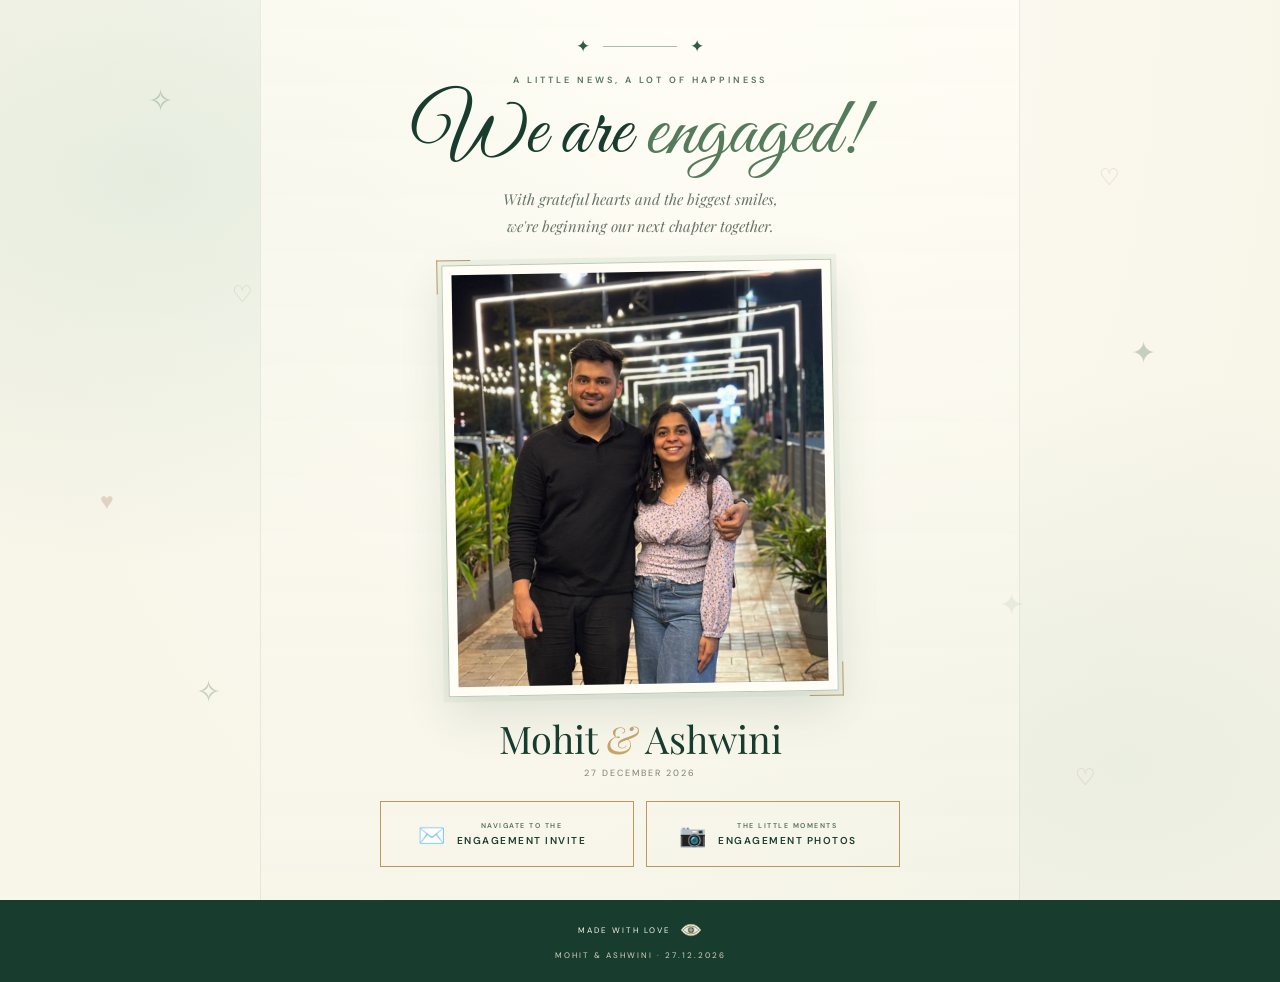
<file: Later/index.html>
<!doctype html>
<html lang="en">
<head>
  <meta charset="UTF-8" />
  <meta name="viewport" content="width=device-width, initial-scale=1.0" />
  <meta name="theme-color" content="#183d2e" />
  <title>We're Engaged | Mohit & Ashwini</title>
  <link rel="icon" href="photos/favicon.svg" type="image/svg+xml" />
  <link rel="preconnect" href="https://fonts.googleapis.com" />
  <link rel="preconnect" href="https://fonts.gstatic.com" crossorigin />
  <link href="https://fonts.googleapis.com/css2?family=DM+Sans:wght@400;500;600;700&family=Great+Vibes&family=Playfair+Display:ital,wght@0,400;0,500;0,600;1,400;1,500&display=swap" rel="stylesheet" />
  <link rel="stylesheet" href="landing.css" />
</head>
<body>
  <canvas id="fireworks" aria-hidden="true"></canvas>
  <div class="toast-intro" id="toast-intro" aria-hidden="true">
    <div class="toast-glasses">
      <svg class="toast-glass glass-left" viewBox="0 0 90 130" role="presentation">
        <path d="M20 8h50l-7 43c-2 13-8 21-18 25v34h19v8H26v-8h19V76C35 72 29 64 27 51L20 8Z" />
        <path d="M24 25h42" class="drink-line"/>
        <path d="M25 28c9 5 28 5 42 0" class="bubbles"/>
      </svg>
      <svg class="toast-glass glass-right" viewBox="0 0 90 130" role="presentation">
        <path d="M20 8h50l-7 43c-2 13-8 21-18 25v34h19v8H26v-8h19V76C35 72 29 64 27 51L20 8Z" />
        <path d="M24 25h42" class="drink-line"/>
        <path d="M25 28c9 5 28 5 42 0" class="bubbles"/>
      </svg>
      <span class="clink-spark">✦</span>
    </div>
  </div>
  <div class="landing-decor" aria-hidden="true">
    <span class="decor-star star-a">✧</span><span class="decor-heart heart-a">♡</span>
    <span class="decor-star star-b">✦</span><span class="decor-heart heart-b">♥</span>
    <span class="decor-star star-c">✧</span><span class="decor-heart heart-c">♡</span>
    <span class="decor-star star-d">✦</span><span class="decor-heart heart-d">♡</span>
  </div>
  <main class="landing-shell">
    <div class="top-ornament" aria-hidden="true"><span>✦</span><i></i><span>✦</span></div>
    <p class="kicker">A LITTLE NEWS, A LOT OF HAPPINESS</p>
    <h1>We are <em>engaged!</em></h1>
    <p class="intro">With grateful hearts and the biggest smiles,<br class="desktop-break" /> we're beginning our next chapter together.</p>

    <figure class="couple-portrait">
      <img src="photos/couple-03.jpg" alt="Mohit and Ashwini celebrating their engagement" />
      <span class="photo-corner corner-tl" aria-hidden="true"></span>
      <span class="photo-corner corner-br" aria-hidden="true"></span>
    </figure>

    <p class="couple-names">Mohit <span>&amp;</span> Ashwini</p>
    <p class="date-line">27 December 2026</p>

    <div class="landing-actions">
      <a class="action primary" href="invite.html"><span class="action-icon" aria-hidden="true">✉️</span><span><small>Navigate to the</small>Engagement Invite</span><b></b></a>
      <a class="action primary" href="gallery.html"><span class="action-icon" aria-hidden="true">📷</span><span><small>THE LITTLE MOMENTS</small>Engagement Photos</span><b></b></a>
    </div>
  </main>
  <footer class="landing-footer">
    <span class="made-with">MADE WITH LOVE
      <a href="easter-egg.html" class="evil-eye-link" aria-label="Discover a little surprise">
        <img src="photos/evil-eye.svg" alt="Evil eye" class="evil-eye" />
      </a>
    </span>
    <span>MOHIT &amp; ASHWINI · 27.12.2026</span>
  </footer>
  <script src="landing.js"></script>
</body>
</html>
</file>
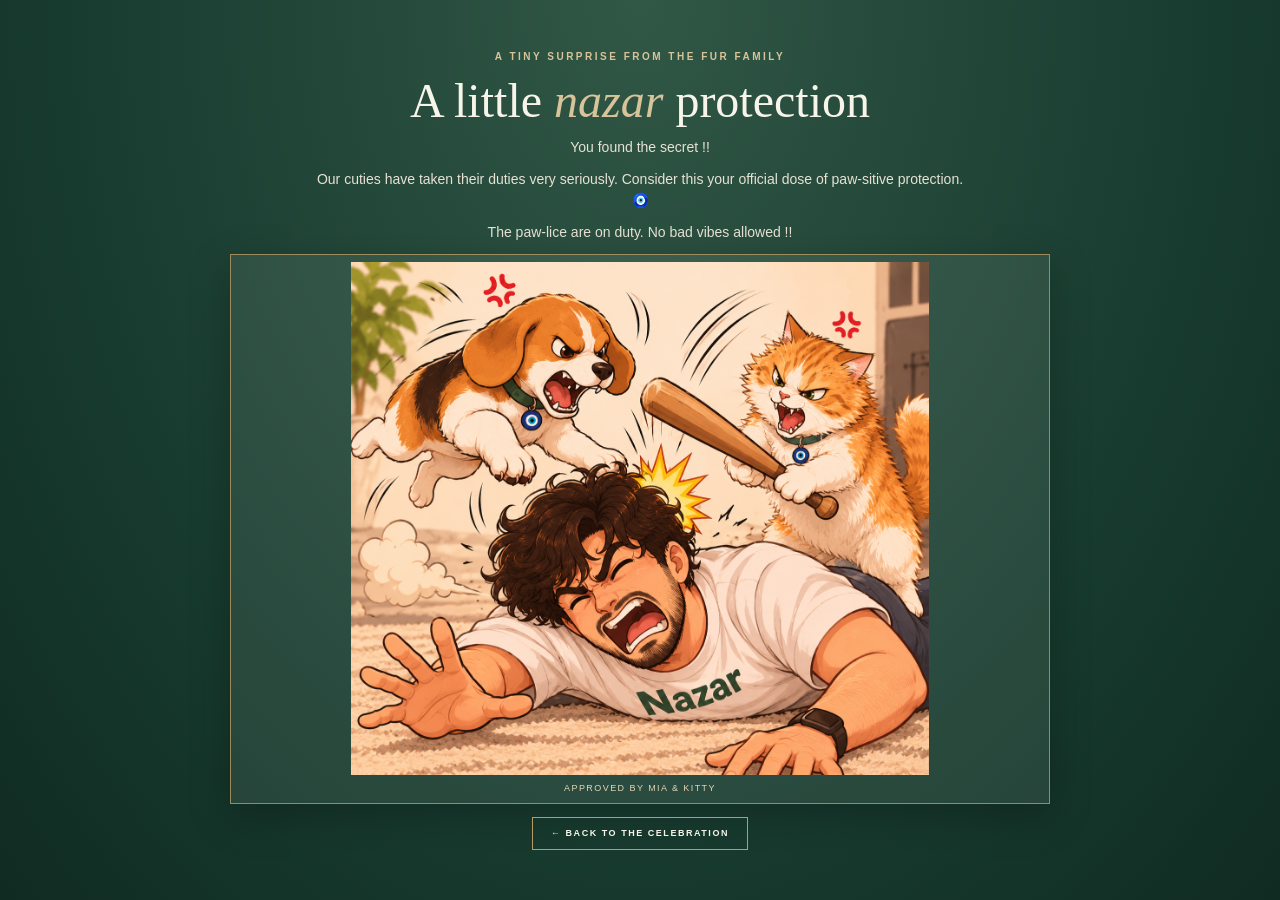
<file: easter-egg.html>
<!DOCTYPE html>
<html lang="en">
<head>
  <meta charset="UTF-8">
  <meta name="viewport" content="width=device-width, initial-scale=1.0">
  <meta name="theme-color" content="#183c30">
  <title>A Little Nazar Protection | Mohit &amp; Ashwini</title>
 <link rel="icon" type="image/svg.xml" href="photos/favicon.svg" />
 <link rel="icon" type="image/jpg" size="512*512" href="photos/favicon.jpg" />
 <link rel="shortcut icon" href="photos/favicon.ico" />
 <link rel="apple-touch-icon" href="photos/favicon.jpg" />
  <style>
    :root {
      --green: #183c30;
      --ivory: #f7f4e9;
      --gold: #b99a62;
      --soft-gold: #d8c49a;
    }

    * { box-sizing: border-box; }

    html, body { width: 100%; min-height: 100%; }

    body {
      margin: 0;
      min-height: 100svh;
      padding: clamp(12px, 2.5vh, 24px) 16px;
      display: grid;
      place-items: center;
      overflow-x: hidden;
      color: var(--ivory);
      text-align: center;
      font-family: Georgia, 'Times New Roman', serif;
      background: radial-gradient(ellipse at top, #315746 0%, var(--green) 62%, #102b22 100%);
    }

    .page {
      width: min(100%, 1000px);
      display: flex;
      flex-direction: column;
      align-items: center;
      justify-content: center;
      gap: clamp(7px, 1.2vh, 13px);
    }

    .eyebrow {
      margin: 0;
      color: var(--soft-gold);
      font: 600 10px/1.4 Arial, sans-serif;
      letter-spacing: .25em;
      text-transform: uppercase;
    }

    h1 {
      margin: 0;
      color: var(--ivory);
      font-size: clamp(29px, 5vw, 48px);
      font-weight: 400;
      line-height: 1.08;
    }

    h1 em { color: var(--soft-gold); font-weight: 400; }

    .intro {
      margin: 0;
      max-width: 650px;
      color: #e7e2d4;
      font: clamp(12px, 1.5vw, 14px)/1.5 Arial, sans-serif;
    }

    figure {
      width: min(100%, 820px);
      margin: 0;
      padding: 7px;
      border: 1px solid rgba(185,154,98,.8);
      background: rgba(247,244,233,.08);
      box-shadow: 0 12px 38px rgba(0,0,0,.25);
    }

    figure img {
      display: block;
      width: 100%;
      height: auto;
      max-height: 57svh;
      object-fit: contain;
      margin: 0 auto;
    }

    figcaption {
      padding: 7px 5px 2px;
      color: #e4d6b6;
      font: 9px/1.4 Arial, sans-serif;
      letter-spacing: .16em;
      text-transform: uppercase;
    }

    .back {
      display: inline-block;
      margin-top: 2px;
      padding: 10px 18px;
      border: 1px solid var(--gold);
      color: var(--ivory);
      text-decoration: none;
      font: 600 9px/1.2 Arial, sans-serif;
      letter-spacing: .17em;
      transition: background .2s ease, color .2s ease;
    }

    .back:hover, .back:focus-visible {
      background: var(--ivory);
      color: var(--green);
    }

    /* Short screens: keep the full surprise compact and visible. */
    @media (max-height: 760px) {
      body { padding-top: 8px; padding-bottom: 8px; }
      .page { gap: 6px; }
      figure img { max-height: 48svh; }
      .intro { line-height: 1.35; }
      .back { padding: 8px 15px; }
    }

    /* Narrow phones: let the image use the available width without cropping. */
    @media (max-width: 480px) {
      body { padding-left: 10px; padding-right: 10px; }
      .eyebrow { font-size: 9px; letter-spacing: .2em; }
      figure { padding: 5px; }
      figure img { max-height: 53svh; }
    }

    @media (prefers-reduced-motion: reduce) {
      .back { transition: none; }
    }
  </style>
</head>
<body>
  <main class="page">
    <p class="eyebrow">A tiny surprise from the fur family</p>
    <h1>A little <em>nazar</em> protection</h1>
    <p class="intro">You found the secret !!</p>
 <p class="intro">Our cuties have taken their duties very seriously. Consider this your official dose of paw-sitive protection. 🧿</p>
    <p class="intro">The paw-lice are on duty. No bad vibes allowed !!</p>

    <figure>
      <img src="photos/nazar-paw-attack.png" alt="A comic illustration of an angry beagle and an orange-and-white cat teaming up against a man wearing a Nazar T-shirt; the cat is swinging a baseball bat." fetchpriority="high">
      <figcaption>Approved by Mia &amp; Kitty </figcaption>
    </figure>

    <a class="back" href="index.html">← BACK TO THE CELEBRATION</a>
  </main>
</body>
</html>
</file>
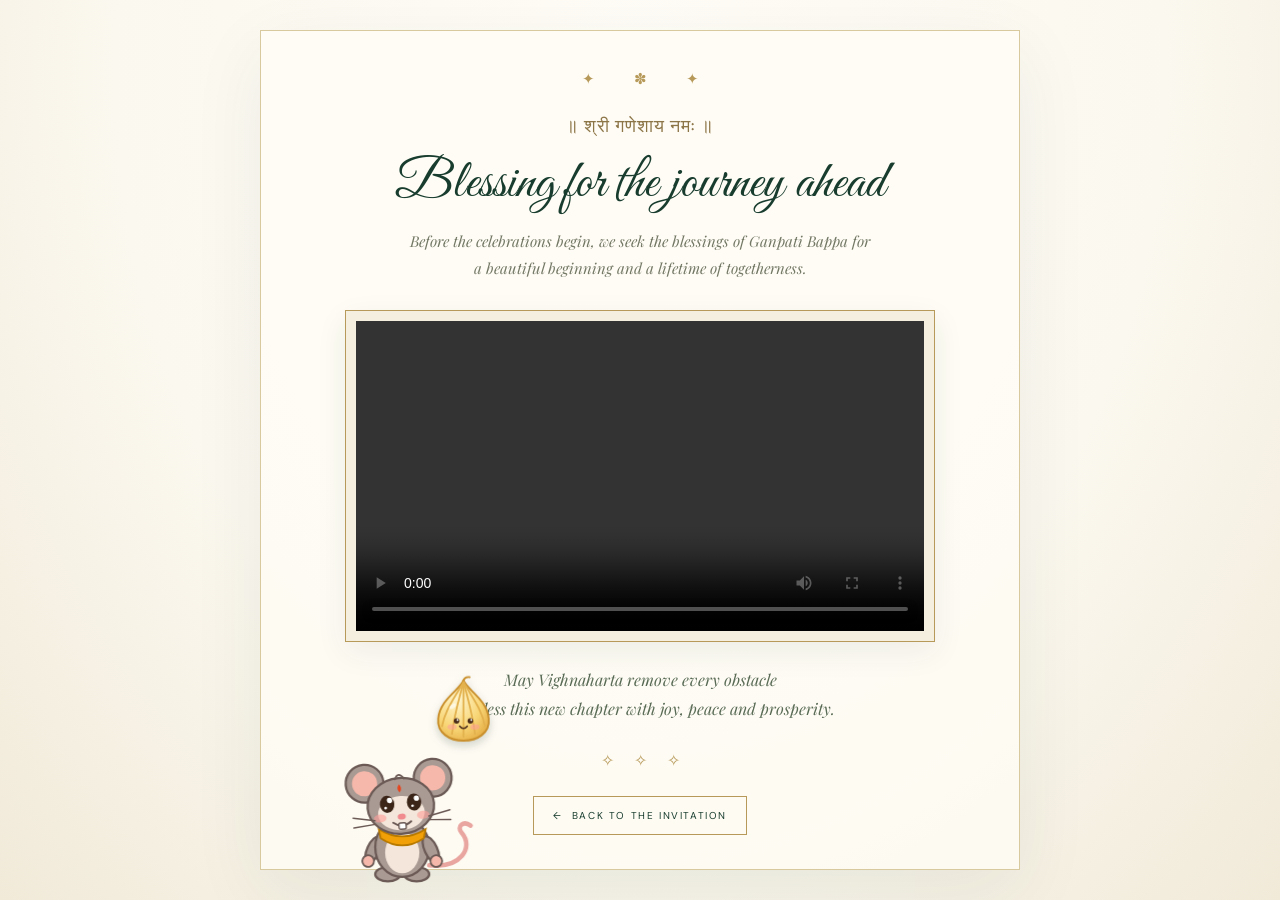
<file: ganpati-blessings.html>
<!doctype html>
<html lang="en">
    <head>
        <meta charset="UTF-8" />
        <meta name="viewport" content="width=device-width, initial-scale=1.0" />
        <meta name="theme-color" content="#183d2e" />
        <title>Ganpati Bappa's Blessings | Mohit & Ashwini</title>
        <link rel="icon" type="image/svg.xml" href="photos/favicon.svg" />
        <link rel="icon" type="image/jpg" size="512*512" href="photos/favicon.jpg" />
        <link rel="shortcut icon" href="photos/favicon.ico" />
        <link rel="apple-touch-icon" href="photos/favicon.jpg" />
        <link rel="preconnect" href="https://fonts.googleapis.com" />
        <link rel="preconnect" href="https://fonts.gstatic.com" crossorigin />
        <link
            href="https://fonts.googleapis.com/css2?family=DM+Sans:wght@400;500;600;700&family=Great+Vibes&family=Playfair+Display:wght@400;500;600;700&display=swap"
            rel="stylesheet"
        />
        <style>
            :root {
                --green: #183d2e;
                --deep: #102c21;
                --ivory: #fbf8ef;
                --gold: #b79a5a;
                --muted: #777b69;
            }
            * {
                box-sizing: border-box;
            }
            body {
                margin: 0;
                min-height: 100vh;
                background: radial-gradient(ellipse at 50% 8%, #fffdf7 0%, var(--ivory) 58%, #f1ead9 100%);
                color: var(--green);
                font-family: "DM Sans", sans-serif;
                display: flex;
                align-items: center;
                justify-content: center;
                padding: 28px 18px;
                overflow-x: hidden;
            }
            .page {
                width: min(100%, 760px);
                text-align: center;
                position: relative;
                padding: 38px 24px 34px;
                border: 1px solid #d9c99f;
                background: #fffdf6cc;
                box-shadow: 0 22px 70px #183d2e12;
            }
            .ornament {
                color: var(--gold);
                letter-spacing: 12px;
                font-size: 15px;
                margin: 0 0 24px 12px;
            }
            .sanskrit {
                font-family: "Playfair Display", serif;
                font-size: clamp(14px, 2.5vw, 18px);
                letter-spacing: 1px;
                color: #8c7547;
                margin: 0 0 13px;
            }
            h1 {
                font:
                    clamp(34px, 7vw, 54px) "Great Vibes",
                    cursive;
                font-weight: 400;
                margin: 0 0 10px;
                color: var(--green);
            }
            .intro {
                font:
                    italic 15px/1.8 "Playfair Display",
                    serif;
                color: #737865;
                margin: 0 auto 28px;
                max-width: 470px;
            }
            .video-frame {
                width: min(100%, 590px);
                aspect-ratio: 16/9;
                margin: 0 auto 24px;
                padding: 10px;
                border: 1px solid var(--gold);
                background: #f5efdf;
                box-shadow: 0 10px 30px #183d2e12;
                display: grid;
                place-items: center;
                position: relative;
            }
            .video-placeholder {
                width: 100%;
                height: 100%;
                display: flex;
                flex-direction: column;
                align-items: center;
                justify-content: center;
                gap: 10px;
                background: linear-gradient(145deg, #e9e1ce, #f8f4e9 52%, #e4dcc8);
                color: var(--green);
                border: 1px dashed #b79a5a;
            }
            .play-icon {
                width: 48px;
                height: 48px;
                border: 1px solid var(--gold);
                border-radius: 50%;
                display: grid;
                place-items: center;
                color: #987b43;
                font-size: 19px;
                padding-left: 3px;
            }
            .video-placeholder strong {
                font:
                    500 17px "Playfair Display",
                    serif;
            }
            .video-placeholder small {
                font-size: 9px;
                letter-spacing: 2px;
                text-transform: uppercase;
                color: #7f806d;
            }
            .video-frame video {
                display: block;
                width: 100%;
                height: 100%;
                object-fit: contain;
                background: #000;
            }
            .blessing {
                font:
                    italic 16px/1.8 "Playfair Display",
                    serif;
                color: #596b55;
                margin: 0 auto 26px;
            }
            .divider {
                color: var(--gold);
                letter-spacing: 8px;
                margin: 0 0 25px 8px;
            }
            .back {
                display: inline-flex;
                align-items: center;
                gap: 9px;
                padding: 12px 19px;
                border: 1px solid #b79a5a;
                color: var(--green);
                text-decoration: none;
                font-size: 10px;
                letter-spacing: 1.6px;
                text-transform: uppercase;
                transition:
                    background 0.2s,
                    color 0.2s;
            }
            .back:hover {
                background: var(--green);
                color: var(--ivory);
            }
            @media (max-width: 480px) {
                .page {
                    padding: 30px 15px;
                }
                .video-frame {
                    padding: 6px;
                }
                .intro {
                    font-size: 14px;
                }
                .blessing {
                    font-size: 14px;
                }
            }

            /* Ganpati flower fall animation */
            #ganpati-flower-layer {
                position: fixed;
                inset: 0;
                width: 100%;
                height: 100%;
                overflow: hidden;
                pointer-events: none;
                z-index: 99999;
            }
            .ganpati-falling-flower {
                position: absolute;
                top: -45px;
                left: 0;
                display: block;
                line-height: 1;
                user-select: none;
                pointer-events: none;
                will-change: transform;
                animation: ganpati-flower-fall linear forwards;
                text-shadow: 0 1px 3px rgba(80, 55, 20, 0.12);
            }
            @keyframes ganpati-flower-fall {
                0% { transform: translate3d(0, -6vh, 0) rotate(0deg); }
                50% { transform: translate3d(var(--flower-drift), 52vh, 0) rotate(180deg); }
                100% { transform: translate3d(calc(var(--flower-drift) * -0.65), 116vh, 0) rotate(360deg); }
            }
            @media (prefers-reduced-motion: reduce) {
                #ganpati-flower-layer { display: none; }
            }

            /* Modak-catching mouse */
.rm-stage{position:fixed;inset:0;overflow:hidden;pointer-events:none;z-index:20}
.rm-modak,.rm-held{position:absolute;left:0;top:0;will-change:transform}
.rm-modak svg,.rm-held svg{display:block;width:100%;height:100%;filter:drop-shadow(0 4px 5px #183d2e33)}
.rm-rat{position:absolute;left:0;top:0;will-change:transform}
.rm-bob{position:relative;width:100%;height:100%;transform-origin:50% 90%}
.rm-bob>svg{display:block;width:100%;height:100%;overflow:visible}
.rm-held{display:none;left:calc(84% - var(--mw)/2);top:calc(36% - var(--mw)*.55)}
.rm-carry .rm-held{display:block}
.rm-spark{position:absolute;left:0;top:0;color:#d9a62e;font-size:18px;line-height:1;text-shadow:0 0 6px #ffe9a8}

/* rat parts */
.rm-arm{transition:transform .22s cubic-bezier(.3,1.6,.5,1)}
.rm-tail{transform-origin:100px 128px;animation:rm-wag .5s ease-in-out infinite alternate}
.rm-eyes-happy,.rm-mouth-open{display:none}
.rm-cheer .rm-eyes-happy,.rm-cheer .rm-mouth-open{display:inline}
.rm-cheer .rm-eyes-normal,.rm-cheer .rm-mouth-closed{display:none}
.rm-eyes-normal{transition:transform .2s}
.rm-look .rm-eyes-normal{transform:translateY(-3px)}
.rm-look .rm-head{transform:rotate(-5deg);transform-origin:70px 80px}
.rm-look .rm-arm-l{transform:rotate(25deg)}.rm-look .rm-arm-r{transform:rotate(-25deg)}
.rm-jump .rm-arm-l,.rm-cheer .rm-arm-l,.rm-carry .rm-arm-l{transform:rotate(150deg) scaleY(1.5)}
.rm-jump .rm-arm-r,.rm-cheer .rm-arm-r,.rm-carry .rm-arm-r{transform:rotate(-115deg) scaleY(1.6)}
.rm-run .rm-arm-l{animation:rm-swing .26s ease-in-out infinite alternate;transition:none}
.rm-run:not(.rm-carry) .rm-arm-r{animation:rm-swing .26s ease-in-out infinite alternate-reverse;transition:none}
.rm-run .rm-foot-l{animation:rm-step .26s ease-in-out infinite alternate}
.rm-run .rm-foot-r{animation:rm-step .26s ease-in-out infinite alternate-reverse}
.rm-run .rm-bob{animation:rm-hop .26s ease-in-out infinite}
.rm-cheer .rm-bob{animation:rm-wiggle .3s ease-in-out infinite alternate}
@keyframes rm-wag{from{transform:rotate(-10deg)}to{transform:rotate(12deg)}}
@keyframes rm-swing{from{transform:rotate(-35deg)}to{transform:rotate(35deg)}}
@keyframes rm-step{from{transform:translateY(0)}to{transform:translateY(-7px)}}
@keyframes rm-hop{0%,100%{transform:rotate(9deg) scale(1.04,.95)}50%{transform:translateY(-9%) rotate(9deg) scale(.97,1.05)}}
@keyframes rm-wiggle{from{transform:rotate(-4deg)}to{transform:rotate(4deg)}}
        </style>
    </head>
    <body>
        <div id="ganpati-flower-layer" aria-hidden="true"></div>
        <main class="page">
            <p class="ornament" aria-hidden="true">✦　✽　✦</p>
            <p class="sanskrit">॥ श्री गणेशाय नमः ॥</p>
            <h1>Blessing for the journey ahead</h1>
            <p class="intro">
                Before the celebrations begin, we seek the blessings of Ganpati Bappa for a beautiful beginning and a
                lifetime of togetherness.
            </p>
            <div class="video-frame">
                <video autoplay controls playsinline loop preload="auto" aria-label="Ganpati Bappa giving his blessings">
                    <source src="videos/ganpati-blessing.mp4" type="video/mp4" />
                    Your browser does not support video playback.
                </video>
            </div>
<script>
const video = document.querySelector('video');
video.volume = 0.10;
</script>


            <p class="blessing">
                May Vighnaharta remove every obstacle<br />and bless this new chapter with joy, peace and prosperity.
            </p>
            <p class="divider" aria-hidden="true">✧ ✧ ✧</p>
            <a class="back" href="index.html"><span aria-hidden="true">←</span> Back to the invitation</a>
        </main>
        <script>
            (() => {
                const startFlowerAnimation = () => {
                    const layer = document.getElementById("ganpati-flower-layer");
                    if (!layer || window.matchMedia("(prefers-reduced-motion: reduce)").matches) return;
                    const flowers = ["🌺", "🌸"];
                    function createFlower() {
                        const flower = document.createElement("span");
                        flower.className = "ganpati-falling-flower";
                        flower.textContent = flowers[Math.floor(Math.random() * flowers.length)];
                        const duration = 20 + Math.random() * 12;
                        flower.style.left = `${Math.random() * 100}vw`;
                        flower.style.fontSize = `${20 + Math.random() * 12}px`;
                        flower.style.opacity = `${0.45 + Math.random() * 0.35}`;
                        flower.style.setProperty("--flower-drift", `${-32 + Math.random() * 64}px`);
                        flower.style.animationDuration = `${duration}s`;
                        layer.appendChild(flower);
                        window.setTimeout(() => flower.remove(), duration * 1000 + 500);
                    }
                    function scheduleNextFlower() {
                        createFlower();
                        window.setTimeout(scheduleNextFlower, 1200 + Math.random() * 1800);
                    }
                    createFlower();
                    window.setTimeout(createFlower, 700);
                    window.setTimeout(createFlower, 1400);
                    window.setTimeout(scheduleNextFlower, 2200);
                };
                if (document.readyState === "loading") {
                    document.addEventListener("DOMContentLoaded", startFlowerAnimation, { once: true });
                } else {
                    startFlowerAnimation();
                }
            })();
        </script>
        <script>
(() => { try {
    if (matchMedia('(prefers-reduced-motion: reduce)').matches) return;
    const wait = (ms) => new Promise((r) => setTimeout(r, ms));
    const modak = (n) => `<svg viewBox="0 0 80 90"><defs>
<radialGradient id="mg${n}" cx=".38" cy=".32" r=".85"><stop offset="0" stop-color="#fff6cf"/><stop offset=".55" stop-color="#f9d777"/><stop offset="1" stop-color="#e0a238"/></radialGradient>
<clipPath id="mc${n}"><path d="M40 6C44 18 71 31 73 56C75 75 58 85 40 85C22 85 5 75 7 56C9 31 36 18 40 6Z"/></clipPath></defs>
<path d="M40 6C44 18 71 31 73 56C75 75 58 85 40 85C22 85 5 75 7 56C9 31 36 18 40 6Z" fill="url(#mg${n})" stroke="#c98f2c" stroke-width="2.5" stroke-linejoin="round"/>
<g clip-path="url(#mc${n})" fill="none" stroke="#e3b24e" stroke-width="2.4" stroke-linecap="round">
<path d="M40 8C28 30 16 44 12 66"/><path d="M40 8C34 32 28 50 25 76"/><path d="M40 8C40 34 40 52 40 80"/><path d="M40 8C46 32 52 50 55 76"/><path d="M40 8C52 30 64 44 68 66"/></g>
<path d="M40 6q2-5 8-4" fill="none" stroke="#c98f2c" stroke-width="2.5" stroke-linecap="round"/>
<ellipse cx="25" cy="67" rx="6" ry="3.6" fill="#ff9f9a" opacity=".55"/><ellipse cx="55" cy="67" rx="6" ry="3.6" fill="#ff9f9a" opacity=".55"/>
<circle cx="31" cy="59" r="3.6" fill="#4a2c1a"/><circle cx="49" cy="59" r="3.6" fill="#4a2c1a"/><circle cx="32.2" cy="57.8" r="1.2" fill="#fff"/><circle cx="50.2" cy="57.8" r="1.2" fill="#fff"/>
<path d="M35 66Q40 72 45 66" fill="none" stroke="#4a2c1a" stroke-width="2" stroke-linecap="round"/>
<ellipse cx="26" cy="40" rx="5" ry="2.5" fill="#fff" opacity=".6" transform="rotate(-35 26 40)"/></svg>`;
    const F = '#a99a94', L = '#f4e6da', O = '#6b5a55';
    const rat = `<svg viewBox="-30 -20 200 180">
<path class="rm-tail" d="M100 128C135 132 150 108 136 92C130 85 138 78 146 84" fill="none" stroke="#e9a5a0" stroke-width="5" stroke-linecap="round"/>
<ellipse class="rm-foot-l" cx="54" cy="138" rx="14" ry="8" fill="${F}" stroke="${O}" stroke-width="2.5"/><ellipse class="rm-foot-r" cx="86" cy="138" rx="14" ry="8" fill="${F}" stroke="${O}" stroke-width="2.5"/>
<g class="rm-arm rm-arm-l" style="transform-origin:44px 98px"><ellipse cx="44" cy="112" rx="7" ry="16" fill="${F}" stroke="${O}" stroke-width="2.5"/><circle cx="44" cy="126" r="6.5" fill="#f6b8aa" stroke="${O}" stroke-width="2"/></g>
<ellipse cx="70" cy="108" rx="30" ry="33" fill="${F}" stroke="${O}" stroke-width="2.5"/><ellipse cx="70" cy="114" rx="19" ry="23" fill="${L}"/>
<g class="rm-arm rm-arm-r" style="transform-origin:96px 98px"><ellipse cx="96" cy="112" rx="7" ry="16" fill="${F}" stroke="${O}" stroke-width="2.5"/><circle cx="96" cy="126" r="6.5" fill="#f6b8aa" stroke="${O}" stroke-width="2"/></g>
<path d="M44 88Q70 104 96 88L94 98Q70 114 46 98Z" fill="#f2a007" stroke="#b97a00" stroke-width="2"/>
<g class="rm-head">
<circle cx="32" cy="34" r="21" fill="${F}" stroke="${O}" stroke-width="2.5"/><circle cx="32" cy="34" r="14" fill="#f6b8aa"/>
<circle cx="108" cy="34" r="21" fill="${F}" stroke="${O}" stroke-width="2.5"/><circle cx="108" cy="34" r="14" fill="#f6b8aa"/>
<ellipse cx="70" cy="62" rx="37" ry="31" fill="${F}" stroke="${O}" stroke-width="2.5"/><ellipse cx="70" cy="70" rx="26" ry="19" fill="${L}"/>
<path d="M66 32q4-9 10 0" fill="none" stroke="${O}" stroke-width="2" stroke-linecap="round"/>
<path d="M70 38q-4 5 0 9q4-4 0-9z" fill="#e8441c"/>
<ellipse cx="46" cy="74" rx="7" ry="4.5" fill="#ff9f9a" opacity=".6"/><ellipse cx="94" cy="74" rx="7" ry="4.5" fill="#ff9f9a" opacity=".6"/>
<g class="rm-eyes-normal"><ellipse cx="55" cy="62" rx="8" ry="9.5" fill="#3b2418"/><ellipse cx="85" cy="62" rx="8" ry="9.5" fill="#3b2418"/><circle cx="58" cy="58" r="3" fill="#fff"/><circle cx="88" cy="58" r="3" fill="#fff"/><circle cx="53" cy="66" r="1.5" fill="#fff"/><circle cx="83" cy="66" r="1.5" fill="#fff"/></g>
<g class="rm-eyes-happy" fill="none" stroke="#3b2418" stroke-width="3.5" stroke-linecap="round"><path d="M47 64Q55 53 63 64"/><path d="M77 64Q85 53 93 64"/></g>
<ellipse cx="70" cy="74" rx="4.5" ry="3.3" fill="#f08a8f"/>
<g class="rm-mouth-closed"><path d="M60 80Q70 88 80 80" fill="none" stroke="${O}" stroke-width="2.2" stroke-linecap="round"/><rect x="66" y="81" width="8" height="7" rx="2" fill="#fff" stroke="${O}" stroke-width="1.6"/></g>
<g class="rm-mouth-open"><path d="M57 78Q70 100 83 78Z" fill="#7a2a2f" stroke="${O}" stroke-width="2.2" stroke-linejoin="round"/><path d="M63 90Q70 83 77 90Q70 95 63 90Z" fill="#f08a8f"/><rect x="66" y="78" width="8" height="6" rx="2" fill="#fff"/></g>
<g stroke="${O}" stroke-width="1.6" stroke-linecap="round"><path d="M40 76L16 71M40 80L16 82M100 76L124 71M100 80L124 82"/></g>
</g></svg>`;

    let alive = true;
    const play = async () => {
        const W = innerWidth, H = innerHeight;
        const rw = Math.max(120, Math.min(W * 0.3, 180)), rh = rw * 0.9, mw = rw * 0.34;
        const floorY = H - rh - 6, jumpH = rh * 0.5, catchL = W * 0.06 + Math.random() * Math.max(0, W - rw * 1.3 - W * 0.06);
        const apexY = floorY - jumpH;
        const cx = catchL + rw * 0.84, cy = apexY + rh * 0.36; // where the held modak sits at the catch
        const stage = document.createElement('div');
        stage.className = 'rm-stage';
        stage.setAttribute('aria-hidden', 'true');
        stage.innerHTML = `<div class="rm-modak" style="width:${mw}px;height:${mw * 1.125}px">${modak(1)}</div>
<div class="rm-rat" style="width:${rw}px;height:${rh}px;--mw:${mw}px"><div class="rm-bob">${rat}<div class="rm-held" style="width:${mw}px;height:${mw * 1.125}px">${modak(2)}</div></div></div>`;
        document.body.appendChild(stage);
        const m = stage.querySelector('.rm-modak'), r = stage.querySelector('.rm-rat');
        const rt = (x, y) => `translate(${x}px,${y}px)`;
        const anim = (el, kf, o) => el.animate(kf, { fill: 'forwards', ...o }).finished;
        const sparkle = (x, y, n = 10) => {
            for (let i = 0; i < n; i++) {
                const s = document.createElement('span');
                s.className = 'rm-spark';
                s.textContent = ['✦', '✧', '❀', '✿'][i % 4];
                stage.appendChild(s);
                const a = Math.random() * 6.28, d = 40 + Math.random() * 60;
                s.animate([
                    { transform: `${rt(x, y)} scale(.4)`, opacity: 1 },
                    { transform: `${rt(x + Math.cos(a) * d, y + Math.sin(a) * d - 20)} scale(1.2) rotate(120deg)`, opacity: 0 },
                ], { duration: 900 + Math.random() * 400, easing: 'ease-out' }).finished.then(() => s.remove());
            }
        };

        // 1) modak falls from above, rat scampers in from the left
        const fall = anim(m, [
            { transform: `${rt(cx - mw / 2, -mw * 1.5)} rotate(-14deg)` },
            { transform: `${rt(cx - mw / 2, (cy - mw * 0.55) * 0.5)} rotate(10deg)`, offset: 0.5 },
            { transform: `${rt(cx - mw / 2, cy - mw * 0.55)} rotate(0deg)` },
        ], { duration: 2700, easing: 'cubic-bezier(.45,.05,.85,.55)' });
        r.classList.add('rm-run');
        await anim(r, [{ transform: rt(-rw * 1.1, floorY) }, { transform: rt(catchL, floorY) }], { duration: 2000, easing: 'cubic-bezier(.2,.7,.35,1)' });
        r.classList.remove('rm-run');
        r.classList.add('rm-look');           // stops, looks up at the falling modak
        await wait(250);
        r.classList.remove('rm-look');
        r.classList.add('rm-jump');           // leaps up with both arms raised
        const up = anim(r, [{ transform: rt(catchL, floorY) }, { transform: rt(catchL, apexY) }], { duration: 450, easing: 'cubic-bezier(.2,.8,.4,1)' });
        await fall;
        // 2) catch!
        m.style.display = 'none';
        r.classList.add('rm-carry');
        sparkle(cx, cy, 12);
        await up;
        await anim(r, [{ transform: rt(catchL, apexY) }, { transform: rt(catchL, floorY) }], { duration: 330, easing: 'ease-in' });
        // 3) victory pose + two hops
        r.classList.remove('rm-jump');
        r.classList.add('rm-cheer');
        for (let i = 0; i < 2; i++) {
            await anim(r, [{ transform: rt(catchL, floorY) }, { transform: rt(catchL, floorY - rh * 0.22) }, { transform: rt(catchL, floorY) }], { duration: 420, easing: 'ease-in-out' });
            sparkle(catchL + rw * 0.5, floorY - rh * 0.3, 6);
        }
        await wait(350);
        // 4) run away with the modak, off the page
        r.classList.remove('rm-cheer');
        r.classList.add('rm-run');
        sparkle(catchL + rw * 0.3, floorY + rh * 0.8, 5);
        await anim(r, [{ transform: rt(catchL, floorY) }, { transform: rt(W + rw * 0.3, floorY) }], { duration: 1500, easing: 'cubic-bezier(.5,0,.9,.6)' });
        stage.remove();
    };

    const loop = async () => {
        await wait(1200);
        while (alive) {
            if (!document.hidden) await play();
            await wait(30000 + Math.random() * 20000);
        }
    };
    window.addEventListener('pagehide', () => (alive = false));
    loop();
} catch (e) { console.warn("mouse animation skipped", e); } })();
</script>
    </body>
</html>
</file>
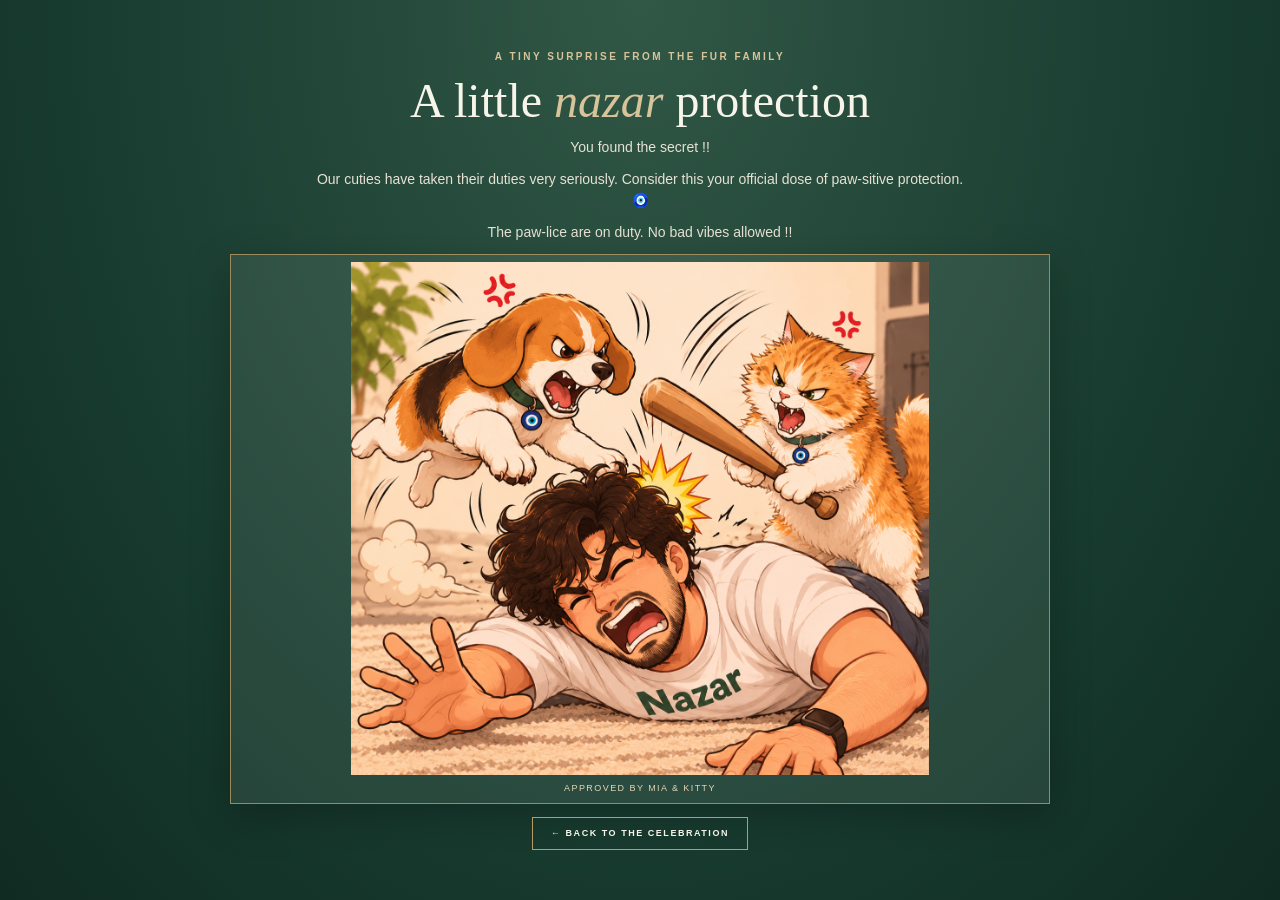
<file: Later/easter-egg.html>
<!DOCTYPE html>
<html lang="en">
<head>
  <meta charset="UTF-8">
  <meta name="viewport" content="width=device-width, initial-scale=1.0">
  <meta name="theme-color" content="#183c30">
  <title>A Little Nazar Protection | Mohit &amp; Ashwini</title>
 <link rel="icon" type="image/svg.xml" href="photos/favicon.svg" />
 <link rel="icon" type="image/jpg" size="512*512" href="photos/favicon.jpg" />
 <link rel="shortcut icon" href="photos/favicon.ico" />
 <link rel="apple-touch-icon" href="photos/favicon.jpg" />
  <style>
    :root {
      --green: #183c30;
      --ivory: #f7f4e9;
      --gold: #b99a62;
      --soft-gold: #d8c49a;
    }

    * { box-sizing: border-box; }

    html, body { width: 100%; min-height: 100%; }

    body {
      margin: 0;
      min-height: 100svh;
      padding: clamp(12px, 2.5vh, 24px) 16px;
      display: grid;
      place-items: center;
      overflow-x: hidden;
      color: var(--ivory);
      text-align: center;
      font-family: Georgia, 'Times New Roman', serif;
      background: radial-gradient(ellipse at top, #315746 0%, var(--green) 62%, #102b22 100%);
    }

    .page {
      width: min(100%, 1000px);
      display: flex;
      flex-direction: column;
      align-items: center;
      justify-content: center;
      gap: clamp(7px, 1.2vh, 13px);
    }

    .eyebrow {
      margin: 0;
      color: var(--soft-gold);
      font: 600 10px/1.4 Arial, sans-serif;
      letter-spacing: .25em;
      text-transform: uppercase;
    }

    h1 {
      margin: 0;
      color: var(--ivory);
      font-size: clamp(29px, 5vw, 48px);
      font-weight: 400;
      line-height: 1.08;
    }

    h1 em { color: var(--soft-gold); font-weight: 400; }

    .intro {
      margin: 0;
      max-width: 650px;
      color: #e7e2d4;
      font: clamp(12px, 1.5vw, 14px)/1.5 Arial, sans-serif;
    }

    figure {
      width: min(100%, 820px);
      margin: 0;
      padding: 7px;
      border: 1px solid rgba(185,154,98,.8);
      background: rgba(247,244,233,.08);
      box-shadow: 0 12px 38px rgba(0,0,0,.25);
    }

    figure img {
      display: block;
      width: 100%;
      height: auto;
      max-height: 57svh;
      object-fit: contain;
      margin: 0 auto;
    }

    figcaption {
      padding: 7px 5px 2px;
      color: #e4d6b6;
      font: 9px/1.4 Arial, sans-serif;
      letter-spacing: .16em;
      text-transform: uppercase;
    }

    .back {
      display: inline-block;
      margin-top: 2px;
      padding: 10px 18px;
      border: 1px solid var(--gold);
      color: var(--ivory);
      text-decoration: none;
      font: 600 9px/1.2 Arial, sans-serif;
      letter-spacing: .17em;
      transition: background .2s ease, color .2s ease;
    }

    .back:hover, .back:focus-visible {
      background: var(--ivory);
      color: var(--green);
    }

    /* Short screens: keep the full surprise compact and visible. */
    @media (max-height: 760px) {
      body { padding-top: 8px; padding-bottom: 8px; }
      .page { gap: 6px; }
      figure img { max-height: 48svh; }
      .intro { line-height: 1.35; }
      .back { padding: 8px 15px; }
    }

    /* Narrow phones: let the image use the available width without cropping. */
    @media (max-width: 480px) {
      body { padding-left: 10px; padding-right: 10px; }
      .eyebrow { font-size: 9px; letter-spacing: .2em; }
      figure { padding: 5px; }
      figure img { max-height: 53svh; }
    }

    @media (prefers-reduced-motion: reduce) {
      .back { transition: none; }
    }
  </style>
</head>
<body>
  <main class="page">
    <p class="eyebrow">A tiny surprise from the fur family</p>
    <h1>A little <em>nazar</em> protection</h1>
    <p class="intro">You found the secret !!</p>
 <p class="intro">Our cuties have taken their duties very seriously. Consider this your official dose of paw-sitive protection. 🧿</p>
    <p class="intro">The paw-lice are on duty. No bad vibes allowed !!</p>

    <figure>
      <img src="photos/nazar-paw-attack.png" alt="A comic illustration of an angry beagle and an orange-and-white cat teaming up against a man wearing a Nazar T-shirt; the cat is swinging a baseball bat." fetchpriority="high">
      <figcaption>Approved by Mia &amp; Kitty </figcaption>
    </figure>

    <a class="back" onclick="history.back()">← BACK TO THE CELEBRATION</a>
  </main>
</body>
</html>
</file>
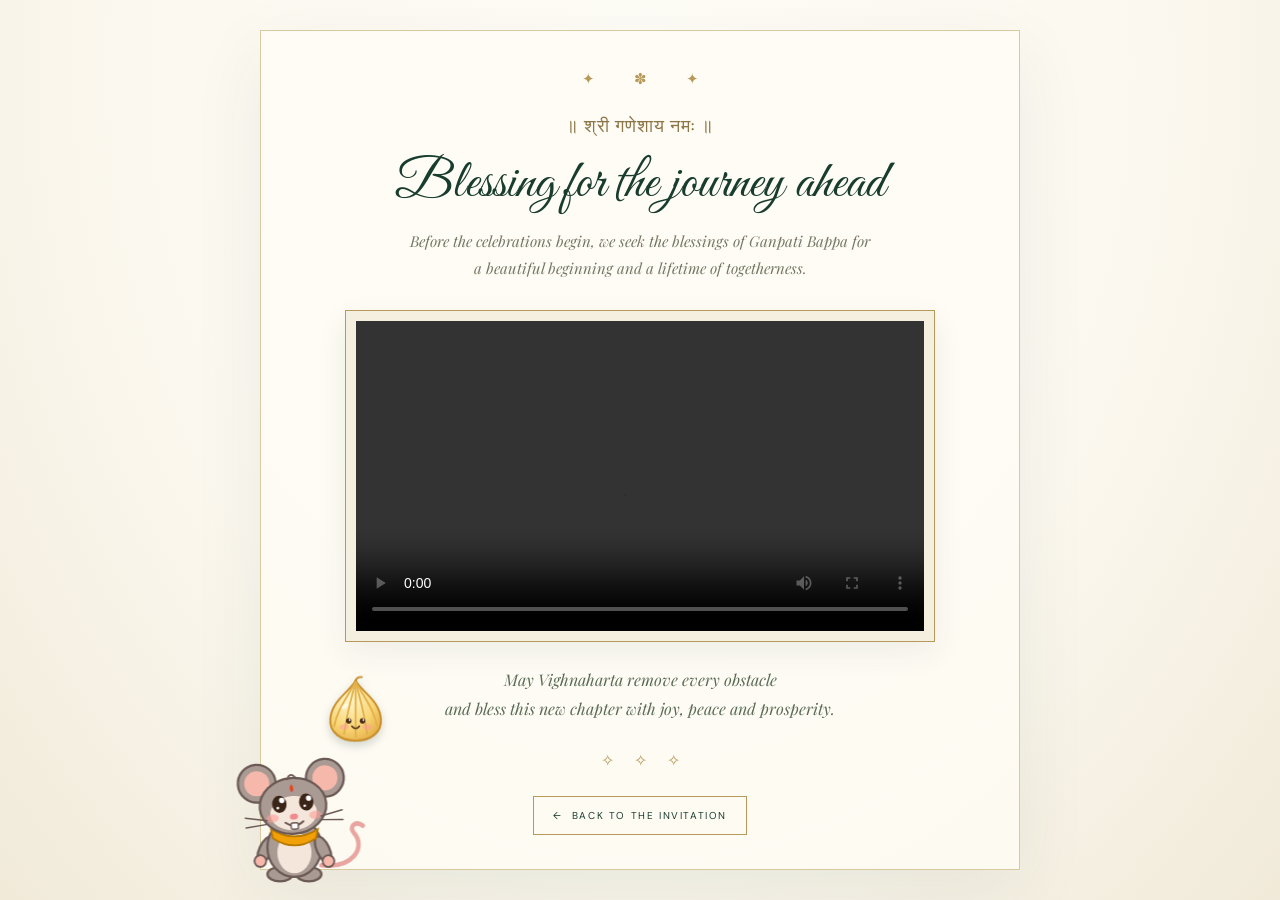
<file: Later/ganpati-blessings.html>
<!doctype html>
<html lang="en">
    <head>
        <meta charset="UTF-8" />
        <meta name="viewport" content="width=device-width, initial-scale=1.0" />
        <meta name="theme-color" content="#183d2e" />
        <title>Ganpati Bappa's Blessings | Mohit & Ashwini</title>
        <link rel="icon" type="image/svg.xml" href="photos/favicon.svg" />
        <link rel="icon" type="image/jpg" size="512*512" href="photos/favicon.jpg" />
        <link rel="shortcut icon" href="photos/favicon.ico" />
        <link rel="apple-touch-icon" href="photos/favicon.jpg" />
        <link rel="preconnect" href="https://fonts.googleapis.com" />
        <link rel="preconnect" href="https://fonts.gstatic.com" crossorigin />
        <link
            href="https://fonts.googleapis.com/css2?family=DM+Sans:wght@400;500;600;700&family=Great+Vibes&family=Playfair+Display:wght@400;500;600;700&display=swap"
            rel="stylesheet"
        />
        <style>
            :root {
                --green: #183d2e;
                --deep: #102c21;
                --ivory: #fbf8ef;
                --gold: #b79a5a;
                --muted: #777b69;
            }
            * {
                box-sizing: border-box;
            }
            body {
                margin: 0;
                min-height: 100vh;
                background: radial-gradient(ellipse at 50% 8%, #fffdf7 0%, var(--ivory) 58%, #f1ead9 100%);
                color: var(--green);
                font-family: "DM Sans", sans-serif;
                display: flex;
                align-items: center;
                justify-content: center;
                padding: 28px 18px;
                overflow-x: hidden;
            }
            .page {
                width: min(100%, 760px);
                text-align: center;
                position: relative;
                padding: 38px 24px 34px;
                border: 1px solid #d9c99f;
                background: #fffdf6cc;
                box-shadow: 0 22px 70px #183d2e12;
            }
            .ornament {
                color: var(--gold);
                letter-spacing: 12px;
                font-size: 15px;
                margin: 0 0 24px 12px;
            }
            .sanskrit {
                font-family: "Playfair Display", serif;
                font-size: clamp(14px, 2.5vw, 18px);
                letter-spacing: 1px;
                color: #8c7547;
                margin: 0 0 13px;
            }
            h1 {
                font:
                    clamp(34px, 7vw, 54px) "Great Vibes",
                    cursive;
                font-weight: 400;
                margin: 0 0 10px;
                color: var(--green);
            }
            .intro {
                font:
                    italic 15px/1.8 "Playfair Display",
                    serif;
                color: #737865;
                margin: 0 auto 28px;
                max-width: 470px;
            }
            .video-frame {
                width: min(100%, 590px);
                aspect-ratio: 16/9;
                margin: 0 auto 24px;
                padding: 10px;
                border: 1px solid var(--gold);
                background: #f5efdf;
                box-shadow: 0 10px 30px #183d2e12;
                display: grid;
                place-items: center;
                position: relative;
            }
            .video-placeholder {
                width: 100%;
                height: 100%;
                display: flex;
                flex-direction: column;
                align-items: center;
                justify-content: center;
                gap: 10px;
                background: linear-gradient(145deg, #e9e1ce, #f8f4e9 52%, #e4dcc8);
                color: var(--green);
                border: 1px dashed #b79a5a;
            }
            .play-icon {
                width: 48px;
                height: 48px;
                border: 1px solid var(--gold);
                border-radius: 50%;
                display: grid;
                place-items: center;
                color: #987b43;
                font-size: 19px;
                padding-left: 3px;
            }
            .video-placeholder strong {
                font:
                    500 17px "Playfair Display",
                    serif;
            }
            .video-placeholder small {
                font-size: 9px;
                letter-spacing: 2px;
                text-transform: uppercase;
                color: #7f806d;
            }
            .video-frame video {
                display: block;
                width: 100%;
                height: 100%;
                object-fit: contain;
                background: #000;
            }
            .blessing {
                font:
                    italic 16px/1.8 "Playfair Display",
                    serif;
                color: #596b55;
                margin: 0 auto 26px;
            }
            .divider {
                color: var(--gold);
                letter-spacing: 8px;
                margin: 0 0 25px 8px;
            }
            .back {
                display: inline-flex;
                align-items: center;
                gap: 9px;
                padding: 12px 19px;
                border: 1px solid #b79a5a;
                color: var(--green);
                text-decoration: none;
                font-size: 10px;
                letter-spacing: 1.6px;
                text-transform: uppercase;
                transition:
                    background 0.2s,
                    color 0.2s;
            }
            .back:hover {
                background: var(--green);
                color: var(--ivory);
            }
            @media (max-width: 480px) {
                .page {
                    padding: 30px 15px;
                }
                .video-frame {
                    padding: 6px;
                }
                .intro {
                    font-size: 14px;
                }
                .blessing {
                    font-size: 14px;
                }
            }

            /* Ganpati flower fall animation */
            #ganpati-flower-layer {
                position: fixed;
                inset: 0;
                width: 100%;
                height: 100%;
                overflow: hidden;
                pointer-events: none;
                z-index: 99999;
            }
            .ganpati-falling-flower {
                position: absolute;
                top: -45px;
                left: 0;
                display: block;
                line-height: 1;
                user-select: none;
                pointer-events: none;
                will-change: transform;
                animation: ganpati-flower-fall linear forwards;
                text-shadow: 0 1px 3px rgba(80, 55, 20, 0.12);
            }
            @keyframes ganpati-flower-fall {
                0% { transform: translate3d(0, -6vh, 0) rotate(0deg); }
                50% { transform: translate3d(var(--flower-drift), 52vh, 0) rotate(180deg); }
                100% { transform: translate3d(calc(var(--flower-drift) * -0.65), 116vh, 0) rotate(360deg); }
            }
            @media (prefers-reduced-motion: reduce) {
                #ganpati-flower-layer { display: none; }
            }

            /* Modak-catching mouse */
.rm-stage{position:fixed;inset:0;overflow:hidden;pointer-events:none;z-index:20}
.rm-modak,.rm-held{position:absolute;left:0;top:0;will-change:transform}
.rm-modak svg,.rm-held svg{display:block;width:100%;height:100%;filter:drop-shadow(0 4px 5px #183d2e33)}
.rm-rat{position:absolute;left:0;top:0;will-change:transform}
.rm-bob{position:relative;width:100%;height:100%;transform-origin:50% 90%}
.rm-bob>svg{display:block;width:100%;height:100%;overflow:visible}
.rm-held{display:none;left:calc(84% - var(--mw)/2);top:calc(36% - var(--mw)*.55)}
.rm-carry .rm-held{display:block}
.rm-spark{position:absolute;left:0;top:0;color:#d9a62e;font-size:18px;line-height:1;text-shadow:0 0 6px #ffe9a8}

/* rat parts */
.rm-arm{transition:transform .22s cubic-bezier(.3,1.6,.5,1)}
.rm-tail{transform-origin:100px 128px;animation:rm-wag .5s ease-in-out infinite alternate}
.rm-eyes-happy,.rm-mouth-open{display:none}
.rm-cheer .rm-eyes-happy,.rm-cheer .rm-mouth-open{display:inline}
.rm-cheer .rm-eyes-normal,.rm-cheer .rm-mouth-closed{display:none}
.rm-eyes-normal{transition:transform .2s}
.rm-look .rm-eyes-normal{transform:translateY(-3px)}
.rm-look .rm-head{transform:rotate(-5deg);transform-origin:70px 80px}
.rm-look .rm-arm-l{transform:rotate(25deg)}.rm-look .rm-arm-r{transform:rotate(-25deg)}
.rm-jump .rm-arm-l,.rm-cheer .rm-arm-l,.rm-carry .rm-arm-l{transform:rotate(150deg) scaleY(1.5)}
.rm-jump .rm-arm-r,.rm-cheer .rm-arm-r,.rm-carry .rm-arm-r{transform:rotate(-115deg) scaleY(1.6)}
.rm-run .rm-arm-l{animation:rm-swing .26s ease-in-out infinite alternate;transition:none}
.rm-run:not(.rm-carry) .rm-arm-r{animation:rm-swing .26s ease-in-out infinite alternate-reverse;transition:none}
.rm-run .rm-foot-l{animation:rm-step .26s ease-in-out infinite alternate}
.rm-run .rm-foot-r{animation:rm-step .26s ease-in-out infinite alternate-reverse}
.rm-run .rm-bob{animation:rm-hop .26s ease-in-out infinite}
.rm-cheer .rm-bob{animation:rm-wiggle .3s ease-in-out infinite alternate}
@keyframes rm-wag{from{transform:rotate(-10deg)}to{transform:rotate(12deg)}}
@keyframes rm-swing{from{transform:rotate(-35deg)}to{transform:rotate(35deg)}}
@keyframes rm-step{from{transform:translateY(0)}to{transform:translateY(-7px)}}
@keyframes rm-hop{0%,100%{transform:rotate(9deg) scale(1.04,.95)}50%{transform:translateY(-9%) rotate(9deg) scale(.97,1.05)}}
@keyframes rm-wiggle{from{transform:rotate(-4deg)}to{transform:rotate(4deg)}}
        </style>
    </head>
    <body>
        <div id="ganpati-flower-layer" aria-hidden="true"></div>
        <main class="page">
            <p class="ornament" aria-hidden="true">✦　✽　✦</p>
            <p class="sanskrit">॥ श्री गणेशाय नमः ॥</p>
            <h1>Blessing for the journey ahead</h1>
            <p class="intro">
                Before the celebrations begin, we seek the blessings of Ganpati Bappa for a beautiful beginning and a
                lifetime of togetherness.
            </p>
            <div class="video-frame">
                <video autoplay controls playsinline loop preload="auto" aria-label="Ganpati Bappa giving his blessings">
                    <source src="videos/ganpati-blessing.mp4" type="video/mp4" />
                    Your browser does not support video playback.
                </video>
            </div>
<script>
const video = document.querySelector('video');
video.volume = 0.10;
</script>


            <p class="blessing">
                May Vighnaharta remove every obstacle<br />and bless this new chapter with joy, peace and prosperity.
            </p>
            <p class="divider" aria-hidden="true">✧ ✧ ✧</p>
            <a class="back" href="invite.html"><span aria-hidden="true">←</span> Back to the invitation</a>
        </main>
        <script>
            (() => {
                const startFlowerAnimation = () => {
                    const layer = document.getElementById("ganpati-flower-layer");
                    if (!layer || window.matchMedia("(prefers-reduced-motion: reduce)").matches) return;
                    const flowers = ["🌺", "🌸"];
                    function createFlower() {
                        const flower = document.createElement("span");
                        flower.className = "ganpati-falling-flower";
                        flower.textContent = flowers[Math.floor(Math.random() * flowers.length)];
                        const duration = 20 + Math.random() * 12;
                        flower.style.left = `${Math.random() * 100}vw`;
                        flower.style.fontSize = `${20 + Math.random() * 12}px`;
                        flower.style.opacity = `${0.45 + Math.random() * 0.35}`;
                        flower.style.setProperty("--flower-drift", `${-32 + Math.random() * 64}px`);
                        flower.style.animationDuration = `${duration}s`;
                        layer.appendChild(flower);
                        window.setTimeout(() => flower.remove(), duration * 1000 + 500);
                    }
                    function scheduleNextFlower() {
                        createFlower();
                        window.setTimeout(scheduleNextFlower, 1200 + Math.random() * 1800);
                    }
                    createFlower();
                    window.setTimeout(createFlower, 700);
                    window.setTimeout(createFlower, 1400);
                    window.setTimeout(scheduleNextFlower, 2200);
                };
                if (document.readyState === "loading") {
                    document.addEventListener("DOMContentLoaded", startFlowerAnimation, { once: true });
                } else {
                    startFlowerAnimation();
                }
            })();
        </script>
        <script>
(() => { try {
    if (matchMedia('(prefers-reduced-motion: reduce)').matches) return;
    const wait = (ms) => new Promise((r) => setTimeout(r, ms));
    const modak = (n) => `<svg viewBox="0 0 80 90"><defs>
<radialGradient id="mg${n}" cx=".38" cy=".32" r=".85"><stop offset="0" stop-color="#fff6cf"/><stop offset=".55" stop-color="#f9d777"/><stop offset="1" stop-color="#e0a238"/></radialGradient>
<clipPath id="mc${n}"><path d="M40 6C44 18 71 31 73 56C75 75 58 85 40 85C22 85 5 75 7 56C9 31 36 18 40 6Z"/></clipPath></defs>
<path d="M40 6C44 18 71 31 73 56C75 75 58 85 40 85C22 85 5 75 7 56C9 31 36 18 40 6Z" fill="url(#mg${n})" stroke="#c98f2c" stroke-width="2.5" stroke-linejoin="round"/>
<g clip-path="url(#mc${n})" fill="none" stroke="#e3b24e" stroke-width="2.4" stroke-linecap="round">
<path d="M40 8C28 30 16 44 12 66"/><path d="M40 8C34 32 28 50 25 76"/><path d="M40 8C40 34 40 52 40 80"/><path d="M40 8C46 32 52 50 55 76"/><path d="M40 8C52 30 64 44 68 66"/></g>
<path d="M40 6q2-5 8-4" fill="none" stroke="#c98f2c" stroke-width="2.5" stroke-linecap="round"/>
<ellipse cx="25" cy="67" rx="6" ry="3.6" fill="#ff9f9a" opacity=".55"/><ellipse cx="55" cy="67" rx="6" ry="3.6" fill="#ff9f9a" opacity=".55"/>
<circle cx="31" cy="59" r="3.6" fill="#4a2c1a"/><circle cx="49" cy="59" r="3.6" fill="#4a2c1a"/><circle cx="32.2" cy="57.8" r="1.2" fill="#fff"/><circle cx="50.2" cy="57.8" r="1.2" fill="#fff"/>
<path d="M35 66Q40 72 45 66" fill="none" stroke="#4a2c1a" stroke-width="2" stroke-linecap="round"/>
<ellipse cx="26" cy="40" rx="5" ry="2.5" fill="#fff" opacity=".6" transform="rotate(-35 26 40)"/></svg>`;
    const F = '#a99a94', L = '#f4e6da', O = '#6b5a55';
    const rat = `<svg viewBox="-30 -20 200 180">
<path class="rm-tail" d="M100 128C135 132 150 108 136 92C130 85 138 78 146 84" fill="none" stroke="#e9a5a0" stroke-width="5" stroke-linecap="round"/>
<ellipse class="rm-foot-l" cx="54" cy="138" rx="14" ry="8" fill="${F}" stroke="${O}" stroke-width="2.5"/><ellipse class="rm-foot-r" cx="86" cy="138" rx="14" ry="8" fill="${F}" stroke="${O}" stroke-width="2.5"/>
<g class="rm-arm rm-arm-l" style="transform-origin:44px 98px"><ellipse cx="44" cy="112" rx="7" ry="16" fill="${F}" stroke="${O}" stroke-width="2.5"/><circle cx="44" cy="126" r="6.5" fill="#f6b8aa" stroke="${O}" stroke-width="2"/></g>
<ellipse cx="70" cy="108" rx="30" ry="33" fill="${F}" stroke="${O}" stroke-width="2.5"/><ellipse cx="70" cy="114" rx="19" ry="23" fill="${L}"/>
<g class="rm-arm rm-arm-r" style="transform-origin:96px 98px"><ellipse cx="96" cy="112" rx="7" ry="16" fill="${F}" stroke="${O}" stroke-width="2.5"/><circle cx="96" cy="126" r="6.5" fill="#f6b8aa" stroke="${O}" stroke-width="2"/></g>
<path d="M44 88Q70 104 96 88L94 98Q70 114 46 98Z" fill="#f2a007" stroke="#b97a00" stroke-width="2"/>
<g class="rm-head">
<circle cx="32" cy="34" r="21" fill="${F}" stroke="${O}" stroke-width="2.5"/><circle cx="32" cy="34" r="14" fill="#f6b8aa"/>
<circle cx="108" cy="34" r="21" fill="${F}" stroke="${O}" stroke-width="2.5"/><circle cx="108" cy="34" r="14" fill="#f6b8aa"/>
<ellipse cx="70" cy="62" rx="37" ry="31" fill="${F}" stroke="${O}" stroke-width="2.5"/><ellipse cx="70" cy="70" rx="26" ry="19" fill="${L}"/>
<path d="M66 32q4-9 10 0" fill="none" stroke="${O}" stroke-width="2" stroke-linecap="round"/>
<path d="M70 38q-4 5 0 9q4-4 0-9z" fill="#e8441c"/>
<ellipse cx="46" cy="74" rx="7" ry="4.5" fill="#ff9f9a" opacity=".6"/><ellipse cx="94" cy="74" rx="7" ry="4.5" fill="#ff9f9a" opacity=".6"/>
<g class="rm-eyes-normal"><ellipse cx="55" cy="62" rx="8" ry="9.5" fill="#3b2418"/><ellipse cx="85" cy="62" rx="8" ry="9.5" fill="#3b2418"/><circle cx="58" cy="58" r="3" fill="#fff"/><circle cx="88" cy="58" r="3" fill="#fff"/><circle cx="53" cy="66" r="1.5" fill="#fff"/><circle cx="83" cy="66" r="1.5" fill="#fff"/></g>
<g class="rm-eyes-happy" fill="none" stroke="#3b2418" stroke-width="3.5" stroke-linecap="round"><path d="M47 64Q55 53 63 64"/><path d="M77 64Q85 53 93 64"/></g>
<ellipse cx="70" cy="74" rx="4.5" ry="3.3" fill="#f08a8f"/>
<g class="rm-mouth-closed"><path d="M60 80Q70 88 80 80" fill="none" stroke="${O}" stroke-width="2.2" stroke-linecap="round"/><rect x="66" y="81" width="8" height="7" rx="2" fill="#fff" stroke="${O}" stroke-width="1.6"/></g>
<g class="rm-mouth-open"><path d="M57 78Q70 100 83 78Z" fill="#7a2a2f" stroke="${O}" stroke-width="2.2" stroke-linejoin="round"/><path d="M63 90Q70 83 77 90Q70 95 63 90Z" fill="#f08a8f"/><rect x="66" y="78" width="8" height="6" rx="2" fill="#fff"/></g>
<g stroke="${O}" stroke-width="1.6" stroke-linecap="round"><path d="M40 76L16 71M40 80L16 82M100 76L124 71M100 80L124 82"/></g>
</g></svg>`;

    let alive = true;
    const play = async () => {
        const W = innerWidth, H = innerHeight;
        const rw = Math.max(120, Math.min(W * 0.3, 180)), rh = rw * 0.9, mw = rw * 0.34;
        const floorY = H - rh - 6, jumpH = rh * 0.5, catchL = W * 0.06 + Math.random() * Math.max(0, W - rw * 1.3 - W * 0.06);
        const apexY = floorY - jumpH;
        const cx = catchL + rw * 0.84, cy = apexY + rh * 0.36; // where the held modak sits at the catch
        const stage = document.createElement('div');
        stage.className = 'rm-stage';
        stage.setAttribute('aria-hidden', 'true');
        stage.innerHTML = `<div class="rm-modak" style="width:${mw}px;height:${mw * 1.125}px">${modak(1)}</div>
<div class="rm-rat" style="width:${rw}px;height:${rh}px;--mw:${mw}px"><div class="rm-bob">${rat}<div class="rm-held" style="width:${mw}px;height:${mw * 1.125}px">${modak(2)}</div></div></div>`;
        document.body.appendChild(stage);
        const m = stage.querySelector('.rm-modak'), r = stage.querySelector('.rm-rat');
        const rt = (x, y) => `translate(${x}px,${y}px)`;
        const anim = (el, kf, o) => el.animate(kf, { fill: 'forwards', ...o }).finished;
        const sparkle = (x, y, n = 10) => {
            for (let i = 0; i < n; i++) {
                const s = document.createElement('span');
                s.className = 'rm-spark';
                s.textContent = ['✦', '✧', '❀', '✿'][i % 4];
                stage.appendChild(s);
                const a = Math.random() * 6.28, d = 40 + Math.random() * 60;
                s.animate([
                    { transform: `${rt(x, y)} scale(.4)`, opacity: 1 },
                    { transform: `${rt(x + Math.cos(a) * d, y + Math.sin(a) * d - 20)} scale(1.2) rotate(120deg)`, opacity: 0 },
                ], { duration: 900 + Math.random() * 400, easing: 'ease-out' }).finished.then(() => s.remove());
            }
        };

        // 1) modak falls from above, rat scampers in from the left
        const fall = anim(m, [
            { transform: `${rt(cx - mw / 2, -mw * 1.5)} rotate(-14deg)` },
            { transform: `${rt(cx - mw / 2, (cy - mw * 0.55) * 0.5)} rotate(10deg)`, offset: 0.5 },
            { transform: `${rt(cx - mw / 2, cy - mw * 0.55)} rotate(0deg)` },
        ], { duration: 2700, easing: 'cubic-bezier(.45,.05,.85,.55)' });
        r.classList.add('rm-run');
        await anim(r, [{ transform: rt(-rw * 1.1, floorY) }, { transform: rt(catchL, floorY) }], { duration: 2000, easing: 'cubic-bezier(.2,.7,.35,1)' });
        r.classList.remove('rm-run');
        r.classList.add('rm-look');           // stops, looks up at the falling modak
        await wait(250);
        r.classList.remove('rm-look');
        r.classList.add('rm-jump');           // leaps up with both arms raised
        const up = anim(r, [{ transform: rt(catchL, floorY) }, { transform: rt(catchL, apexY) }], { duration: 450, easing: 'cubic-bezier(.2,.8,.4,1)' });
        await fall;
        // 2) catch!
        m.style.display = 'none';
        r.classList.add('rm-carry');
        sparkle(cx, cy, 12);
        await up;
        await anim(r, [{ transform: rt(catchL, apexY) }, { transform: rt(catchL, floorY) }], { duration: 330, easing: 'ease-in' });
        // 3) victory pose + two hops
        r.classList.remove('rm-jump');
        r.classList.add('rm-cheer');
        for (let i = 0; i < 2; i++) {
            await anim(r, [{ transform: rt(catchL, floorY) }, { transform: rt(catchL, floorY - rh * 0.22) }, { transform: rt(catchL, floorY) }], { duration: 420, easing: 'ease-in-out' });
            sparkle(catchL + rw * 0.5, floorY - rh * 0.3, 6);
        }
        await wait(350);
        // 4) run away with the modak, off the page
        r.classList.remove('rm-cheer');
        r.classList.add('rm-run');
        sparkle(catchL + rw * 0.3, floorY + rh * 0.8, 5);
        await anim(r, [{ transform: rt(catchL, floorY) }, { transform: rt(W + rw * 0.3, floorY) }], { duration: 1500, easing: 'cubic-bezier(.5,0,.9,.6)' });
        stage.remove();
    };

    const loop = async () => {
        await wait(1200);
        while (alive) {
            if (!document.hidden) await play();
            await wait(30000 + Math.random() * 20000);
        }
    };
    window.addEventListener('pagehide', () => (alive = false));
    loop();
} catch (e) { console.warn("mouse animation skipped", e); } })();
</script>
    </body>
</html>
</file>
<file: Later/landing.css>
@import url("https://fonts.googleapis.com/css2?family=DM+Sans:wght@400;500;600;700&family=Great+Vibes&family=Playfair+Display:ital,wght@0,400;0,500;0,600;1,400;1,500&display=swap");
:root {
  --forest: #183d2e;
  --green: #315b43;
  --cream: #f8f5e9;
  --paper: #fffdf5;
  --gold: #c7a56a;
  --ink: #25382d;
  --muted: #68766a;
}
* {
  box-sizing: border-box;
}
html {
  min-height: 100%;
  background: var(--cream);
}
body {
  margin: 0;
  min-height: 100svh;
  color: var(--ink);
  font-family: "DM Sans", sans-serif;
  background: radial-gradient(ellipse at 50% 0%, #fffdf7 0%, var(--cream) 72%);
  overflow-x: hidden;
}
#fireworks {
  position: fixed;
  inset: 0;
  width: 100%;
  height: 100%;
  z-index: 5;
  pointer-events: none;
}
.landing-shell {
  position: relative;
  z-index: 1;
  width: min(760px, 100%);
  min-height: 100svh;
  margin: auto;
  padding: 35px 24px 24px;
  display: flex;
  flex-direction: column;
  align-items: center;
  text-align: center;
}
.top-ornament {
  display: flex;
  align-items: center;
  gap: 13px;
  color: var(--gold);
  font-size: 17px;
  margin: 0 0 17px;
}
.top-ornament i {
  display: block;
  width: 74px;
  border-top: 1px solid #c7a56a88;
}
.kicker {
  font-size: 9px;
  letter-spacing: 3px;
  color: #8a754d;
  font-weight: 600;
  margin: 0 0 5px;
}
h1 {
  font: clamp(52px, 9vw, 82px) / 1.05 "Great Vibes", cursive;
  color: var(--forest);
  font-weight: 400;
  margin: 0;
}
h1 em {
  color: #a77e42;
  font-style: normal;
}
.intro {
  font: italic 15px/1.8 "Playfair Display", serif;
  color: var(--muted);
  margin: 9px 0 22px;
}
.couple-portrait {
  position: relative;
  width: min(390px, 82vw);
  height: clamp(290px, 48vh, 440px);
  margin: 0;
  padding: 9px;
  background: var(--paper);
  border: 1px solid #d8c79f;
  box-shadow: 0 17px 45px #183d2e18;
  transform: rotate(-1deg);
}
.couple-portrait img {
  display: block;
  width: 100%;
  height: 100%;
  object-fit: cover;
  object-position: center 39%;
}
.photo-corner {
  position: absolute;
  width: 34px;
  height: 34px;
  border-color: var(--gold);
  border-style: solid;
}
.corner-tl {
  top: -6px;
  left: -6px;
  border-width: 1px 0 0 1px;
}
.corner-br {
  bottom: -6px;
  right: -6px;
  border-width: 0 1px 1px 0;
}
.couple-names {
  font: clamp(28px, 5vw, 38px) "Playfair Display", serif;
  color: var(--forest);
  margin: 19px 0 3px;
}
.couple-names span {
  font-style: italic;
  color: var(--gold);
}
.date-line {
  font-size: 9px;
  letter-spacing: 2px;
  text-transform: uppercase;
  color: #7d806e;
  margin: 0 0 22px;
}
.date-line b {
  color: var(--gold);
  padding: 0 5px;
}
.landing-actions {
  width: min(520px, 100%);
  display: grid;
  grid-template-columns: 1fr 1fr;
  gap: 12px;
}
.action {
  min-height: 66px;
  display: flex;
  align-items: center;
  justify-content: center;
  gap: 10px;
  text-align: center;
  padding: 12px 18px;
  border: 1px solid var(--gold);
  background: transparent;
  color: var(--forest);
  text-decoration: none;
  font: 600 10px "DM Sans", sans-serif;
  letter-spacing: 1.6px;
  text-transform: uppercase;
  transition: background 0.25s, color 0.25s, transform 0.25s, box-shadow 0.25s;
}
.action:hover,
.action:focus-visible {
  background: var(--forest);
  color: var(--cream);
  transform: translateY(-2px);
  box-shadow: 0 8px 22px #183d2e16;
  outline: none;
}
.action.primary {
  background: transparent;
  color: var(--forest);
}
.action.primary:hover,
.action.primary:focus-visible {
  background: var(--forest);
  color: var(--cream);
}
.action.secondary {
  background: transparent;
  color: var(--forest);
}
.action-icon {
  font: 22px "Playfair Display", serif;
  color: var(--gold);
}
.action span:nth-child(2) {
  display: grid;
  gap: 4px;
  font: 600 10px "DM Sans", sans-serif;
  letter-spacing: 1.5px;
  text-transform: uppercase;
}
.action small {
  font: 600 7px "DM Sans", sans-serif;
  letter-spacing: 1.5px;
  opacity: 0.72;
}
.action > b {
  color: var(--gold);
  font-size: 14px;
}
.blessing {
  font: 15px "Playfair Display", serif;
  color: #9b855b;
  margin: 22px 0 14px;
  letter-spacing: 1px;
}
.bottom-ornament {
  margin-top: auto;
  padding-top: 12px;
  font-size: 7px;
  letter-spacing: 2.4px;
  color: #a39472;
}
@media (max-width: 520px) {
  .landing-shell {
    padding: 28px 18px 18px;
  }
  .intro {
    font-size: 14px;
    margin-bottom: 18px;
  }
  .couple-portrait {
    height: clamp(270px, 42vh, 370px);
    width: min(340px, 82vw);
  }
  .landing-actions {
    grid-template-columns: 1fr;
    gap: 9px;
  }
  .action {
    min-height: 66px;
  }
  .blessing {
    margin-top: 17px;
  }
}
@media (prefers-reduced-motion: reduce) {
  *,
  *::before,
  *::after {
    scroll-behavior: auto !important;
    transition: none !important;
  }
}

/* Champagne toast animation shown on every landing-page visit/reload */
.toast-intro {
  position: fixed;
  inset: 0;
  z-index: 20;
  display: flex;
  flex-direction: column;
  align-items: center;
  justify-content: center;
  background: radial-gradient(ellipse at center, #fffdf7 0%, #f8f5e9 72%);
  pointer-events: none;
  animation: toast-screen-out 0.65s ease 2.15s forwards;
}
.toast-glasses {
  position: relative;
  width: 190px;
  height: 145px;
  display: flex;
  align-items: center;
  justify-content: center;
}
.toast-glass {
  position: absolute;
  width: 78px;
  height: 118px;
  fill: #f4dfad55;
  stroke: #b79a5a;
  stroke-width: 2.4;
  stroke-linecap: round;
  stroke-linejoin: round;
  filter: drop-shadow(0 5px 8px #8a754d20);
}
.toast-glass .drink-line {
  stroke: #c7a56a;
  stroke-width: 2;
}
.toast-glass .bubbles {
  fill: none;
  stroke: #d7b66e;
  stroke-width: 1.5;
  opacity: 0.7;
}
.glass-left {
  left: 15px;
  transform: rotate(-17deg);
  animation: glass-left-clink 0.72s cubic-bezier(0.2, 0.8, 0.2, 1) 0.55s
    forwards;
}
.glass-right {
  right: 15px;
  transform: rotate(17deg);
  animation: glass-right-clink 0.72s cubic-bezier(0.2, 0.8, 0.2, 1) 0.55s
    forwards;
}
.clink-spark {
  position: absolute;
  top: 17px;
  left: 50%;
  color: #b79a5a;
  font-size: 27px;
  opacity: 0;
  transform: translateX(-50%) scale(0.3);
  animation: clink-pop 0.55s ease 1.22s forwards;
}
@keyframes glass-left-clink {
  to {
    transform: translateX(24px) rotate(-5deg);
  }
}
@keyframes glass-right-clink {
  to {
    transform: translateX(-24px) rotate(5deg);
  }
}
@keyframes clink-pop {
  35% {
    opacity: 1;
    transform: translateX(-50%) scale(1.2);
  }
  100% {
    opacity: 0;
    transform: translateX(-50%) scale(0.7);
  }
}
@keyframes toast-screen-out {
  to {
    opacity: 0;
    visibility: hidden;
  }
}
@media (max-width: 520px) {
  .landing-actions {
    grid-template-columns: 1fr;
    gap: 9px;
  }
  .action {
    min-height: 58px;
  }
}
@media (prefers-reduced-motion: reduce) {
  .toast-intro {
    display: none;
  }
  .toast-glass,
  .clink-spark {
    animation: none !important;
  }
}

/* Bring back the original forest-green, ivory and soft-gold engagement palette */
body {
  background: radial-gradient(ellipse at 12% 18%, #dce8d9aa 0%, transparent 34%),
    radial-gradient(ellipse at 88% 78%, #e2eadc99 0%, transparent 36%),
    radial-gradient(ellipse at 50% 0%, #fffdf7 0%, #f8f5e9 72%);
}
.landing-shell {
  background: linear-gradient(180deg, #fffdf5b8 0%, #f7f5e9a8 100%);
  border-left: 1px solid #315b4318;
  border-right: 1px solid #315b4318;
}
.top-ornament {
  color: #315b43;
}
.top-ornament i {
  border-color: #315b4366;
}
.kicker {
  color: #54745c;
}
h1 em {
  color: #547b5b;
}
.couple-portrait {
  border-color: #b9c9b0;
  box-shadow: 0 17px 45px #183d2e20, 0 0 0 5px #e5ecdf88;
}
.photo-corner {
  border-color: #b79a5a;
}
.action {
  border-color: #b79a5a;
}
.action-icon {
  color: #315b43;
}
.landing-footer {
  position: relative;
  z-index: 2;
  display: flex;
  flex-direction: column;
  align-items: center;
  gap: 9px;
  padding: 18px 12px 22px;
  background: #183d2e;
  color: #f8f5e9;
  font-size: 8px;
  letter-spacing: 2px;
  text-align: center;
}
.landing-footer .made-with {
  display: flex;
  align-items: center;
  gap: 9px;
}
.landing-footer .evil-eye-link {
  display: inline-flex;
  align-items: center;
  justify-content: center;
  width: 23px;
  height: 23px;
}
.landing-footer .evil-eye {
  width: 22px;
  height: 22px;
  display: block;
  transition: transform 0.25s;
}
.landing-footer .evil-eye-link:hover .evil-eye {
  transform: rotate(-12deg) scale(1.15);
}
.landing-footer > span:last-child {
  color: #d9d2bd;
  font-size: 8px;
  letter-spacing: 2px;
}
.landing-decor {
  position: absolute;
  inset: 0;
  max-width: 1200px;
  width: 100%;
  margin: auto;
  pointer-events: none;
  overflow: hidden;
  z-index: 0;
}
.decor-star,
.decor-heart {
  position: absolute;
  display: block;
  color: #b79a5a;
  opacity: 0.34;
  animation: decor-float 7s ease-in-out infinite;
}
.decor-star {
  font-size: clamp(18px, 2.8vw, 30px);
  color: #66866a;
}
.decor-heart {
  font-size: clamp(15px, 2vw, 23px);
  color: #bd927f;
}
.star-a {
  top: 9%;
  left: 9%;
  animation-delay: -1s;
}
.heart-a {
  top: 18%;
  right: 10%;
  animation-delay: -3s;
}
.star-b {
  top: 37%;
  right: 7%;
  animation-delay: -4s;
}
.heart-b {
  top: 54%;
  left: 5%;
  animation-delay: -2s;
}
.star-c {
  bottom: 21%;
  left: 13%;
  animation-delay: -5s;
}
.heart-c {
  bottom: 12%;
  right: 12%;
  animation-delay: -1.5s;
}
.star-d {
  top: 65%;
  right: 18%;
  animation-delay: -2.5s;
}
.heart-d {
  top: 31%;
  left: 16%;
  animation-delay: -4.5s;
}
@keyframes decor-float {
  0%,
  100% {
    transform: translateY(0) rotate(-8deg);
    opacity: 0.2;
  }
  50% {
    transform: translateY(-9px) rotate(8deg);
    opacity: 0.48;
  }
}
@media (max-width: 520px) {
  .landing-footer {
    padding-bottom: 18px;
  }
  .decor-star,
  .decor-heart {
    opacity: 0.22;
  }
}
</file>
